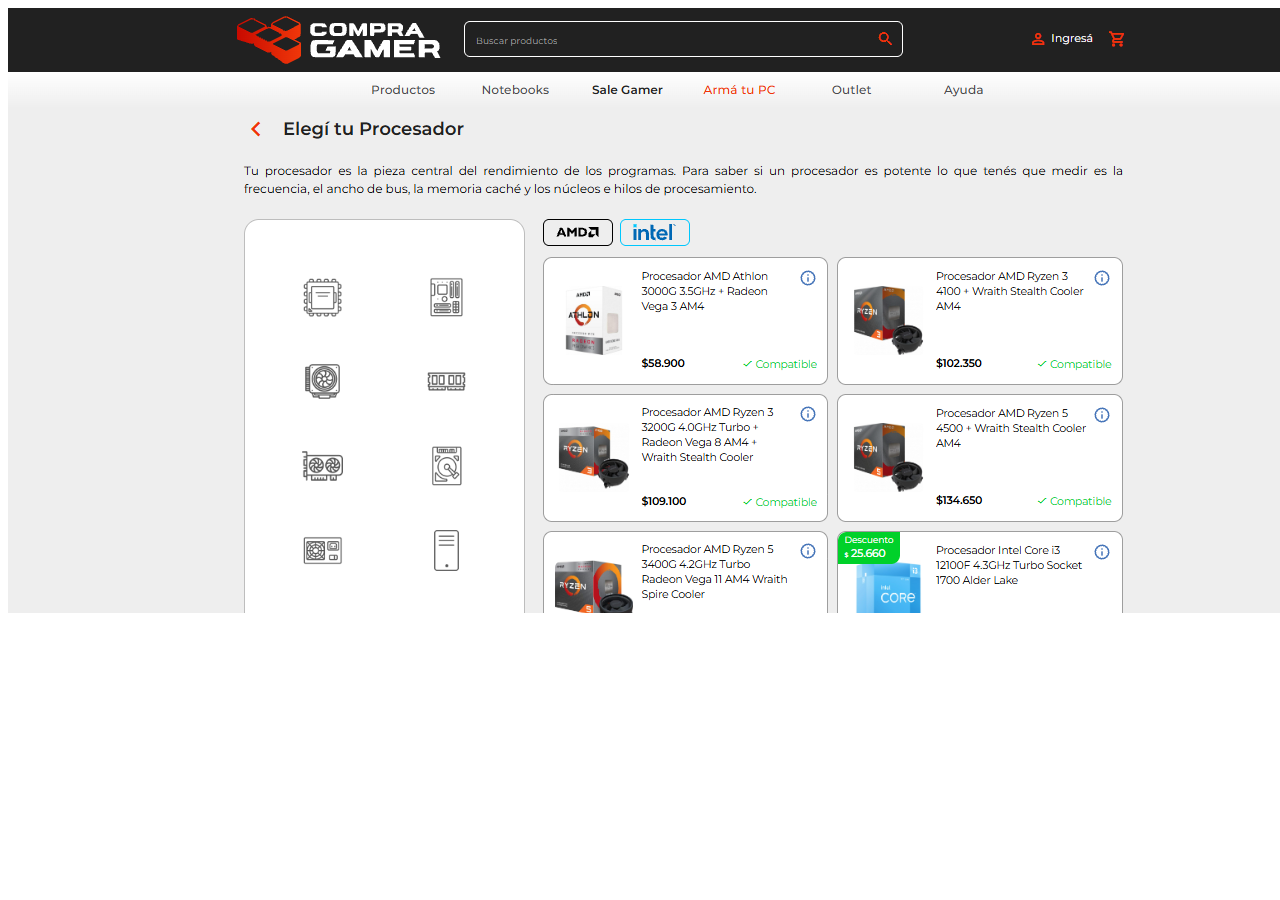
<file: armatupc.html>
<!DOCTYPE html>
<html lang="en">
<head>
    <meta charset="UTF-8">
    <meta name="viewport" content="width=device-width, initial-scale=1.0">
    <title>COMPRA GAMER</title>
</head>
<body>
    
    <div class="armatupc">
        <img src="armatupc.png" alt="arma tu pc">
    </div> 
    
</body>
</html>
</file>
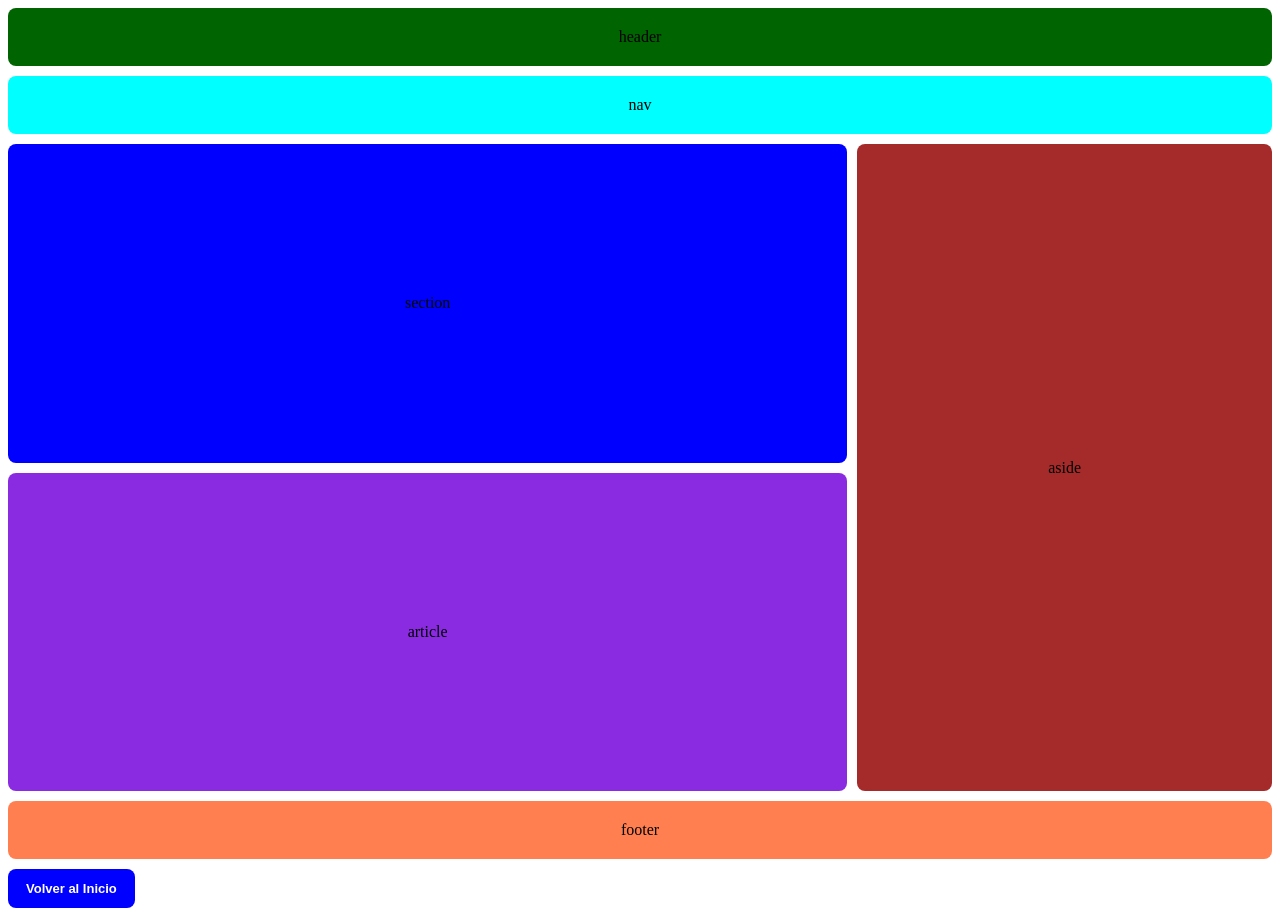
<file: pagina.html>
<!DOCTYPE html>
<html lang="en">
<head>
    <meta charset="UTF-8">
    <meta name="viewport" content="width=device-width, initial-scale=1.0">
    <title>Document</title>
    <link rel="stylesheet" href="pagina.css">
</head>
<body>
    <header>header</header>
    <nav>nav</nav>
    <section>section</section>
    <article>article</article>
    <aside>aside</aside>
    <footer>footer</footer>
    <a href="../index.html" class="btn"><button>Volver al Inicio</button></a>
    
</body>
</html>
</file>
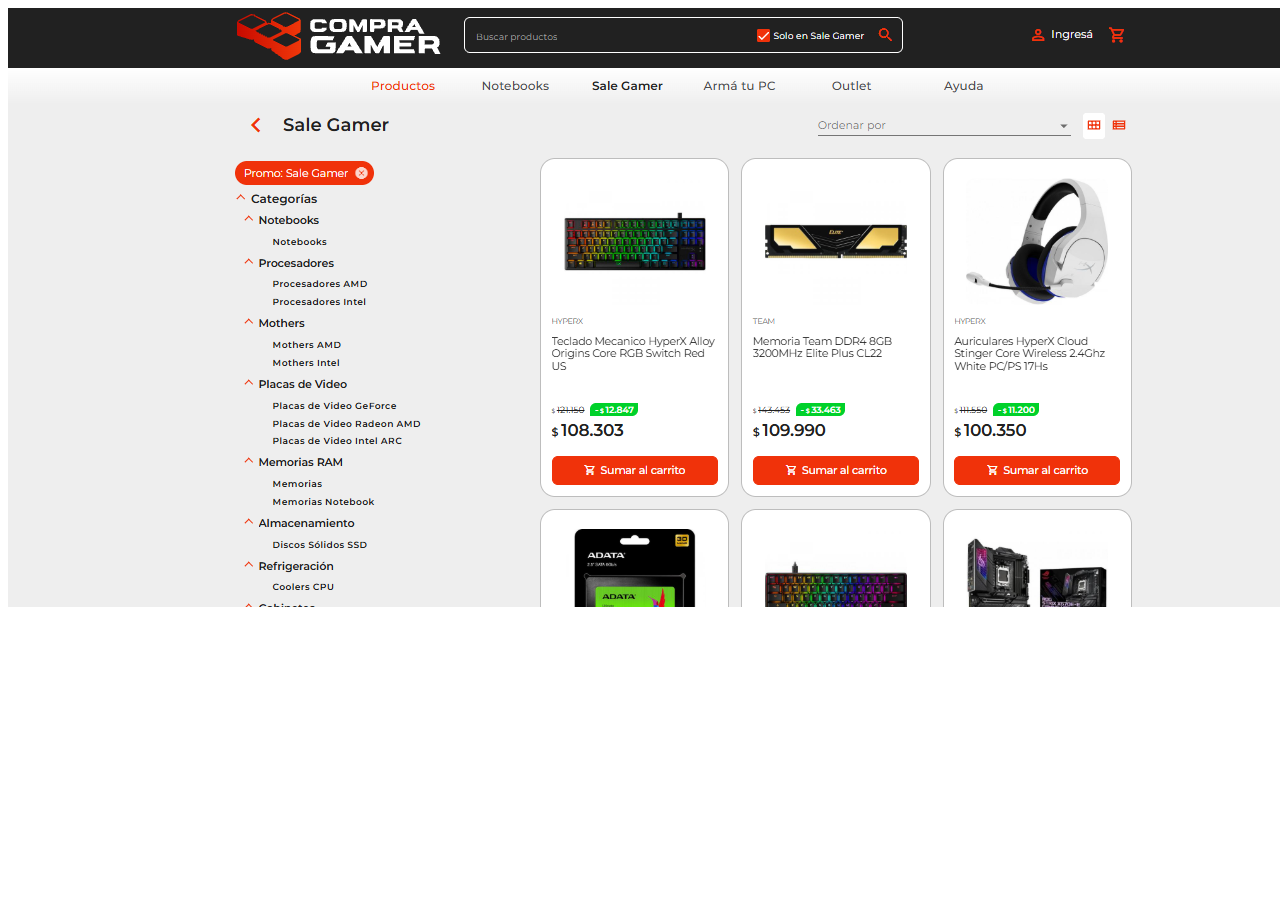
<file: salagamer.html>
<!DOCTYPE html>
<html lang="en">
<head>
    <meta charset="UTF-8">
    <meta name="viewport" content="width=device-width, initial-scale=1.0">
    <title>COMPRA GAMER</title>
</head>
<body>
    <div class="salagamer">
        <img src="salagamer.png" alt="sala gamer">
    </div>
    
</body>
</html>
</file>
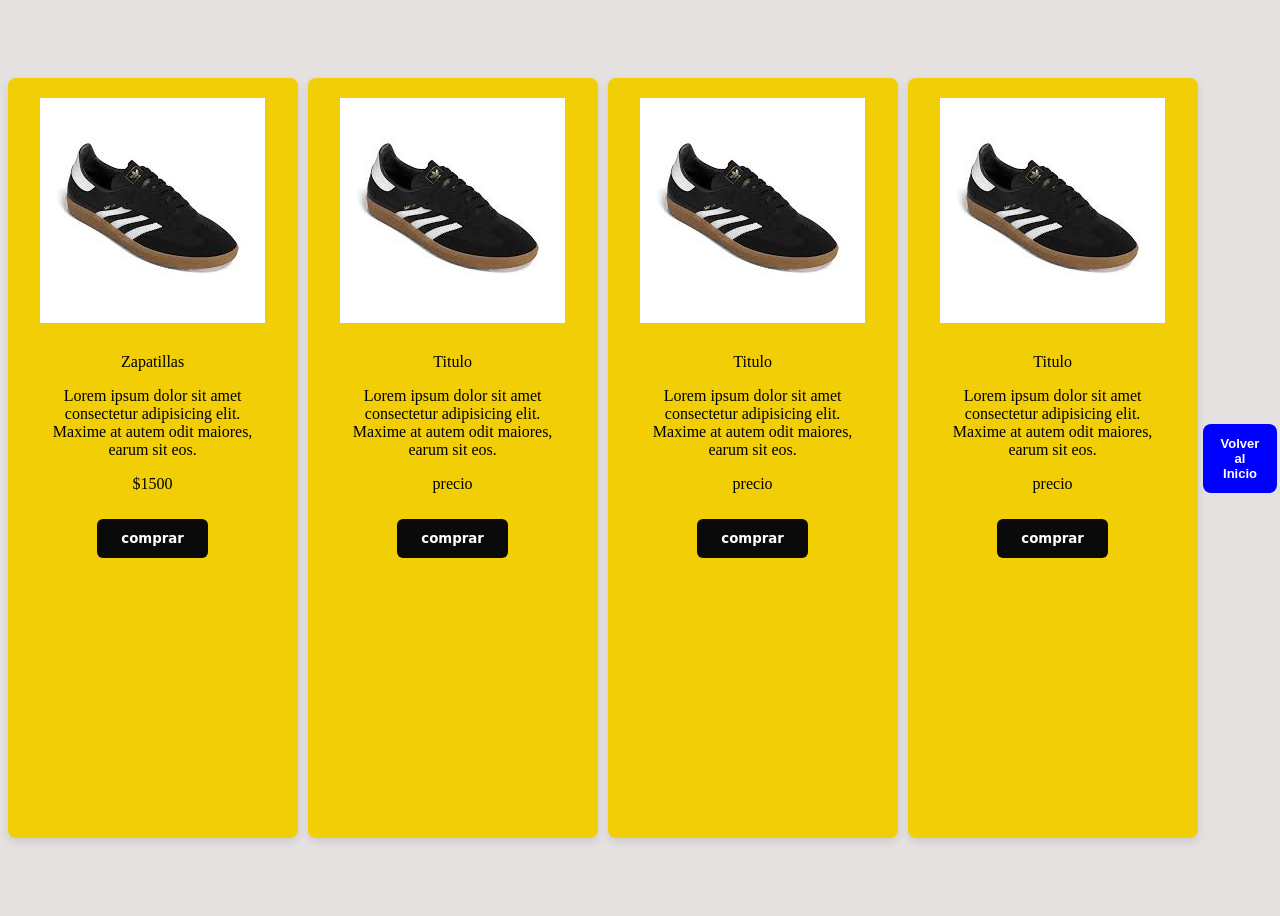
<file: tarea.html>
<!DOCTYPE html>
<html lang="en">
<head>
    <meta charset="UTF-8">
    <meta name="viewport" content="width=device-width, initial-scale=1.0">
    <link rel="stylesheet" href="tarea.css">
    <title>Document</title>
</head>
<body>
    <section class="contenedor">
        <div class="box">
            <div class="imagen">
                <img src="zapatillas.jpg" alt="">
                <div class="info">
                    <p>Zapatillas</p>
                    <p>Lorem ipsum dolor sit amet consectetur adipisicing elit. 
                        Maxime at autem odit maiores, earum sit eos. 
                    </p>
                    <p>$1500</p>
                </div>
                <div>
                    <button class="btn-inicio">comprar</button>
                </div>
            </div>
        </div>
         <div class="box">
            <div class="imagen">
                <img src="zapatillas.jpg" alt="">
                <div class="info">
                    <p>Titulo</p>
                    <p>Lorem ipsum dolor sit amet consectetur adipisicing elit. 
                        Maxime at autem odit maiores, earum sit eos. 
                    </p>
                    <p>precio</p>
                </div>
                <div>
                    <button class="btn-inicio">comprar</button>
                </div>
            </div>
        </div>
         <div class="box">
            <div class="imagen">
                <img src="zapatillas.jpg" alt="">
                <div class="info">
                    <p>Titulo</p>
                    <p>Lorem ipsum dolor sit amet consectetur adipisicing elit. 
                        Maxime at autem odit maiores, earum sit eos. 
                    </p>
                    <p>precio</p>
                </div>
                <div>
                    <button class="btn-inicio">comprar</button>
                </div>
            </div>
        </div>
         <div class="box">
            <div class="imagen">
                <img src="zapatillas.jpg" alt="">
                <div class="info">
                    <p>Titulo</p>
                    <p>Lorem ipsum dolor sit amet consectetur adipisicing elit. 
                        Maxime at autem odit maiores, earum sit eos. 
                    </p>
                    <p>precio</p>
                </div>
                <div>
                    <button class="btn-inicio">comprar</button>
                </div>
            </div>
        </div>

    </section>

    <a href="../index.html" class="btn"><button>Volver al Inicio</button></a>
    

</body>
</html>
</file>
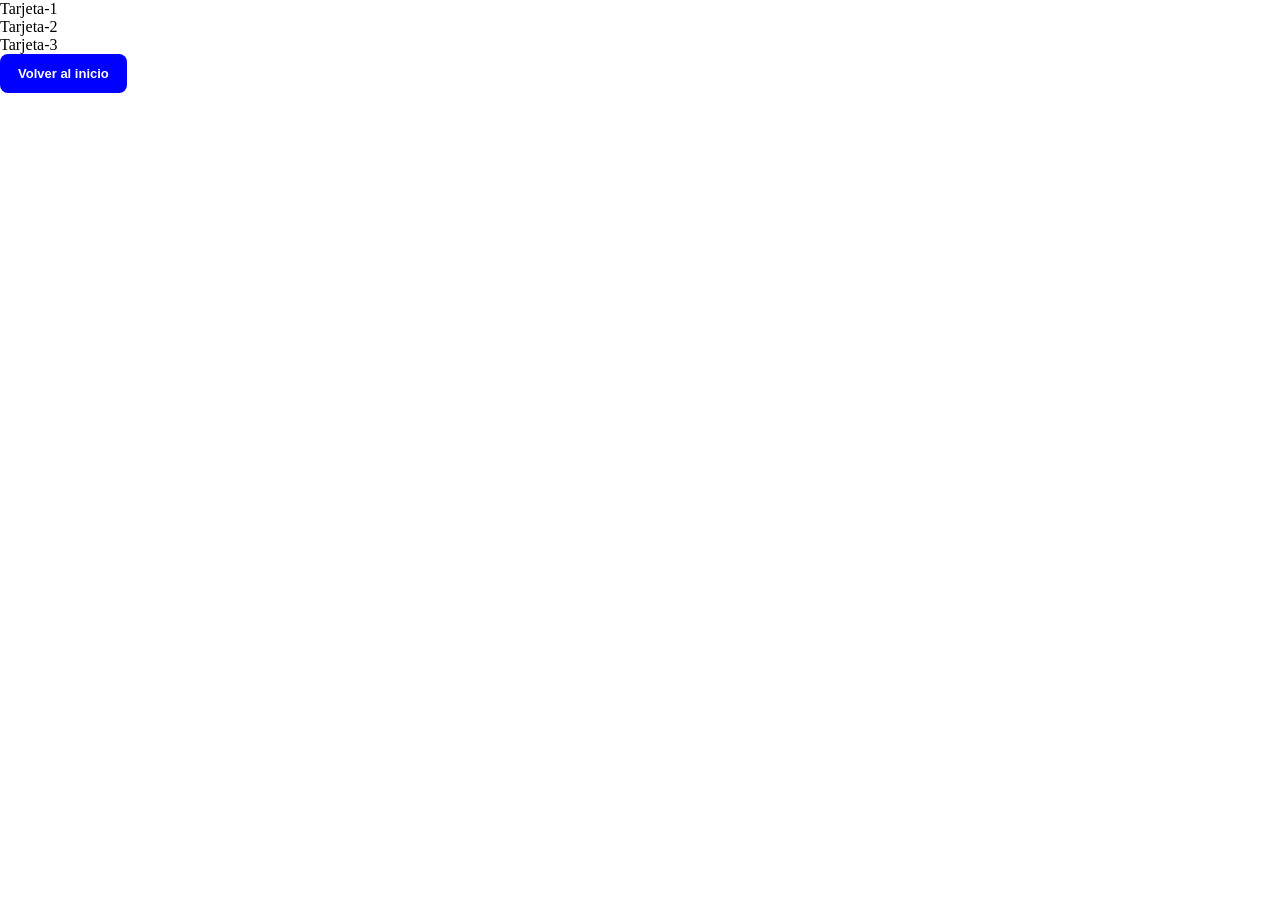
<file: tarjetas.html>
<!DOCTYPE html>
<html lang="en">
<head>
    <meta charset="UTF-8">
    <meta name="viewport" content="width=device-width, initial-scale=1.0">
    <link rel="stylesheet" href="stylo.css">
    <title>Tarjetas</title>
</head>
<body>

<div class="Tarjeta-1">Tarjeta-1</div>

<div class="Tarjeta-2">Tarjeta-2</div>

<div class="Tarjeta-3">Tarjeta-3</div>

<a href="../index.html" class="btn"><button>Volver al inicio</button></a>



    
</body>
</html>
</file>
<file: pagina.css>
*{
    margin: 1;
    padding: 0;
    box-sizing: border-box;
}
body{
    min-height: 100vh;
    display: grid;
    grid-template-columns: repeat(2, 1fr) minmax(180px, 1fr);
    column-gap: 10px;
    grid-template-rows: auto auto 1fr 1fr auto;
    row-gap: 10px;
    grid-template-areas: 
    "heade heade heade"
    "nav nav nav"
    "section section aside"
    "article article aside"
    "footer footer footer"
    ;
}
header{
    padding: 20px;
    border-radius: 8px; 
    display: flex;
    align-items: center;
    justify-content: center;
    background-color: darkgreen;
    grid-area: heade;

}
nav{
    padding: 20px;
    border-radius: 8px; 
    display: flex;
    align-items: center;
    justify-content: center;
    background-color: aqua;
    grid-area: nav;
}
section{
    padding: 20px;
    border-radius: 8px; 
    display: flex;
    align-items: center;
    justify-content: center;
    background-color: blue;
    grid-area: section;
}
article{
    padding: 20px;
    border-radius: 8px; 
    display: flex;
    align-items: center;
    justify-content: center;
    background-color: blueviolet;
    grid-area: article;
}
aside{
    padding: 20px;
    border-radius: 8px; 
    display: flex;
    align-items: center;
    justify-content: center;
    background-color: brown;
    grid-area: aside;
}
footer{
    padding: 20px;
    border-radius: 8px; 
    display: flex;
    align-items: center;
    justify-content: center;
    background-color: coral;
    grid-area: footer;

}
.btn {
    display: flex;
    align-items: center;
}
a{
  text-decoration: none;
}
.btn button {
    
    background-color: blue;
    border: none;
    color: white;
    border-radius: 8px;

    padding: 12px 18px;
    margin: 0;

    font-size: 13px;
    font-weight: bold;
    cursor: pointer;
}
</file>
<file: tarea.css>
.contenedor{
    display: flex;
    align-items: center;
    height: 100vh;
    margin: 0;
    
    
    
    
}
body{
    background-color: rgb(230, 225, 225);
    display: flex;
    justify-content: center;
    
}
.box{
    
    background-color: rgb(241, 206, 5);
    border-radius: 8px;
    box-shadow: 0 4px 8px rgba(0, 0, 0, 0.1);
    padding: 20px;
    margin: 5px;
    text-align: center;
    flex-direction: column;
    width: 250px;
    height: 80%;
    


    
}

.img{
    width: 100%;
    height: 100%;
    background-size: cover;

}
.info{
    padding: 10px;
}
.btn-inicio {
    padding: 12px 24px;
    background-color: #0a0a0a;
    color: #ffffff;
    border: none;             
    border-radius: 6px;
    font-weight: bold;
    font-family: system-ui, sans-serif;
    cursor: pointer;          
    transition: background-color 0.3s ease;
}

.btn-inicio:hover {
    background-color: #181c22;
}
.btn {
    display: flex;
    align-items: center;
}
a{
  text-decoration: none;
}
.btn button {
    
    background-color: blue;
    border: none;
    color: white;
    border-radius: 8px;

    padding: 12px 18px;
    margin: 0;

    font-size: 13px;
    font-weight: bold;
    cursor: pointer;
}
</file>
<file: stylo.css>
.partesuperior img {
  width: 100%;
  height: 90px;
  object-fit: cover;
  display: flex;
}
.parteinferior img {
  width: 100%;
  height: 400px;
  object-fit: cover;
  display: flex;
}

.navbar{
  
  top: 0;
  width: 100%;
  height: 68px;
  padding: 0 20%;
  display: flex;
  justify-content: space-between;
  align-items: center;
  background: aliceblue
  
    
}
*{
   
    margin: 0px;
    padding: 0px;
   
}
.links{
    display: flex;
    gap: 50px;
}
a{
    color: gray;
    font-size: 20px;
    text-decoration: none;
    
}
.btn {
    display: flex;
    align-items: center;
}
a{
  text-decoration: none;
}
.btn button {
    
    background-color: blue;
    border: none;
    color: white;
    border-radius: 8px;

    padding: 12px 18px;
    margin: 0;

    font-size: 13px;
    font-weight: bold;
    cursor: pointer;
}
</file>
